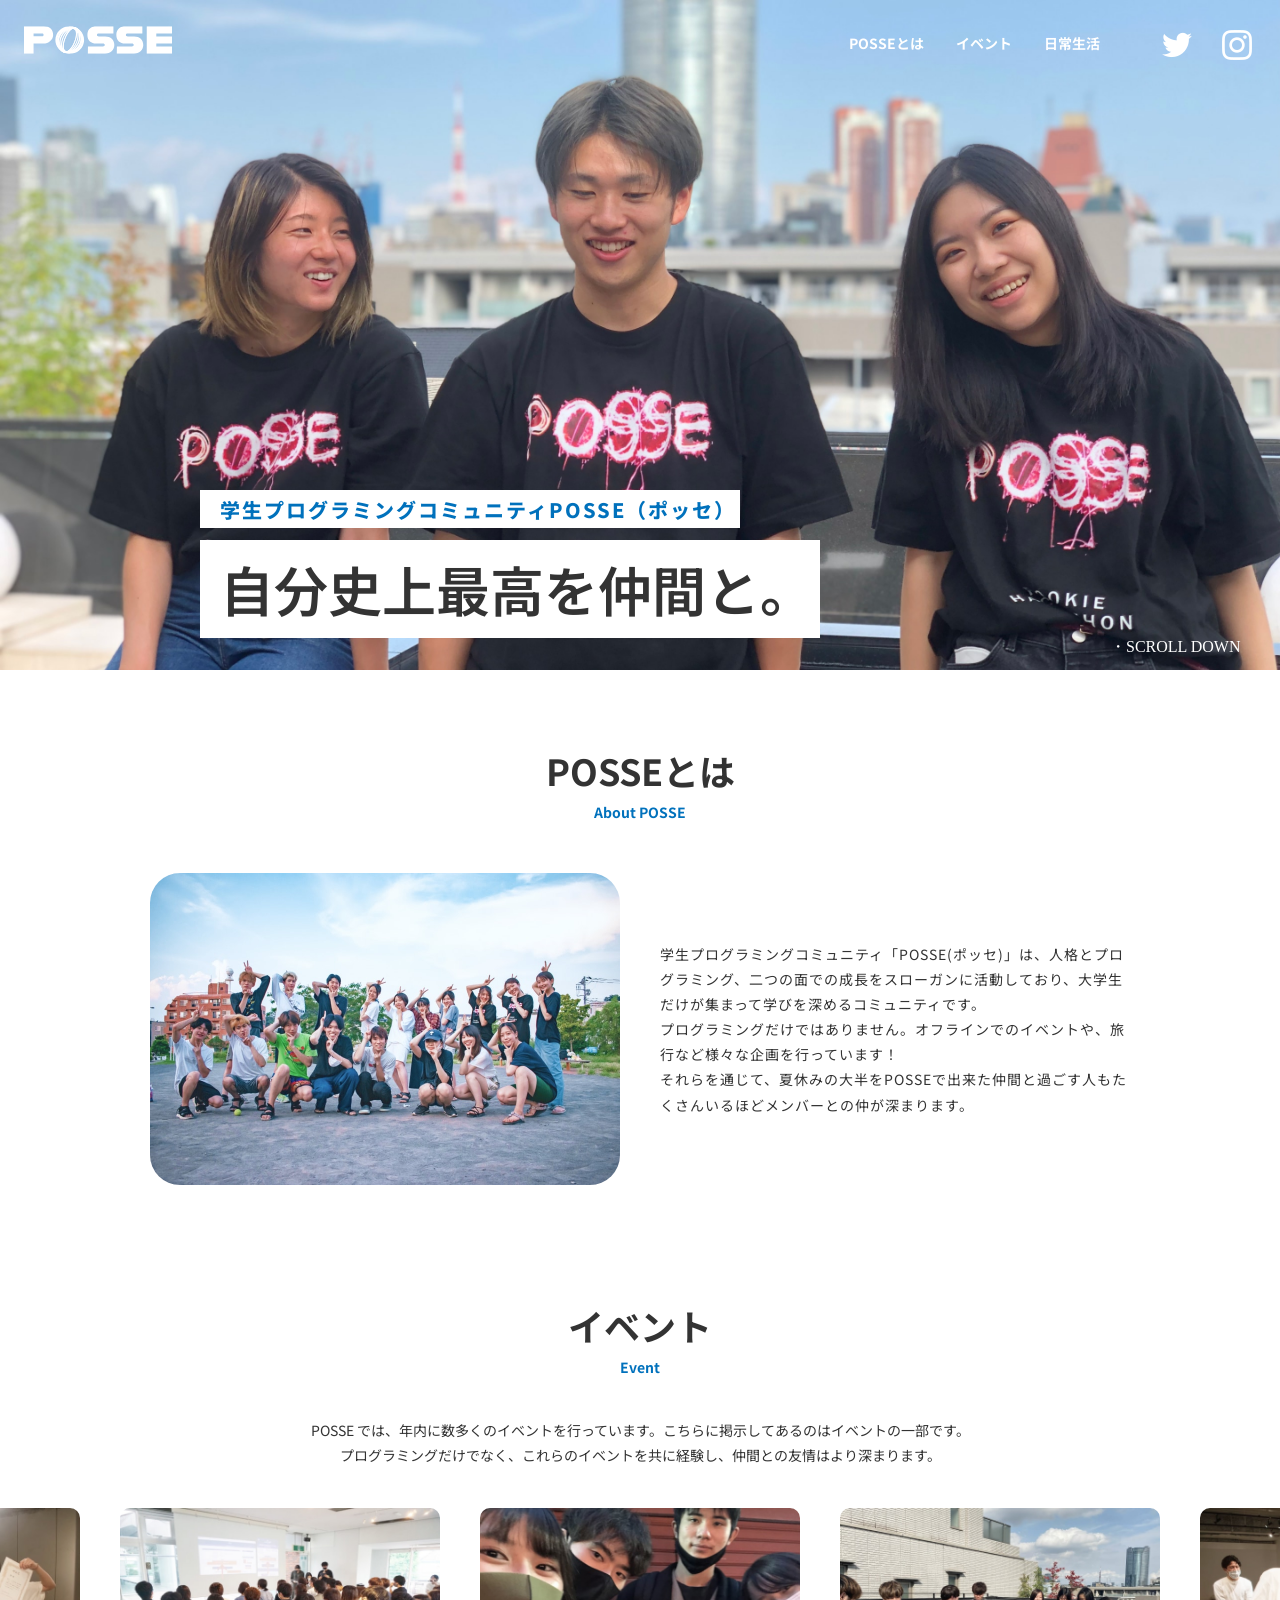
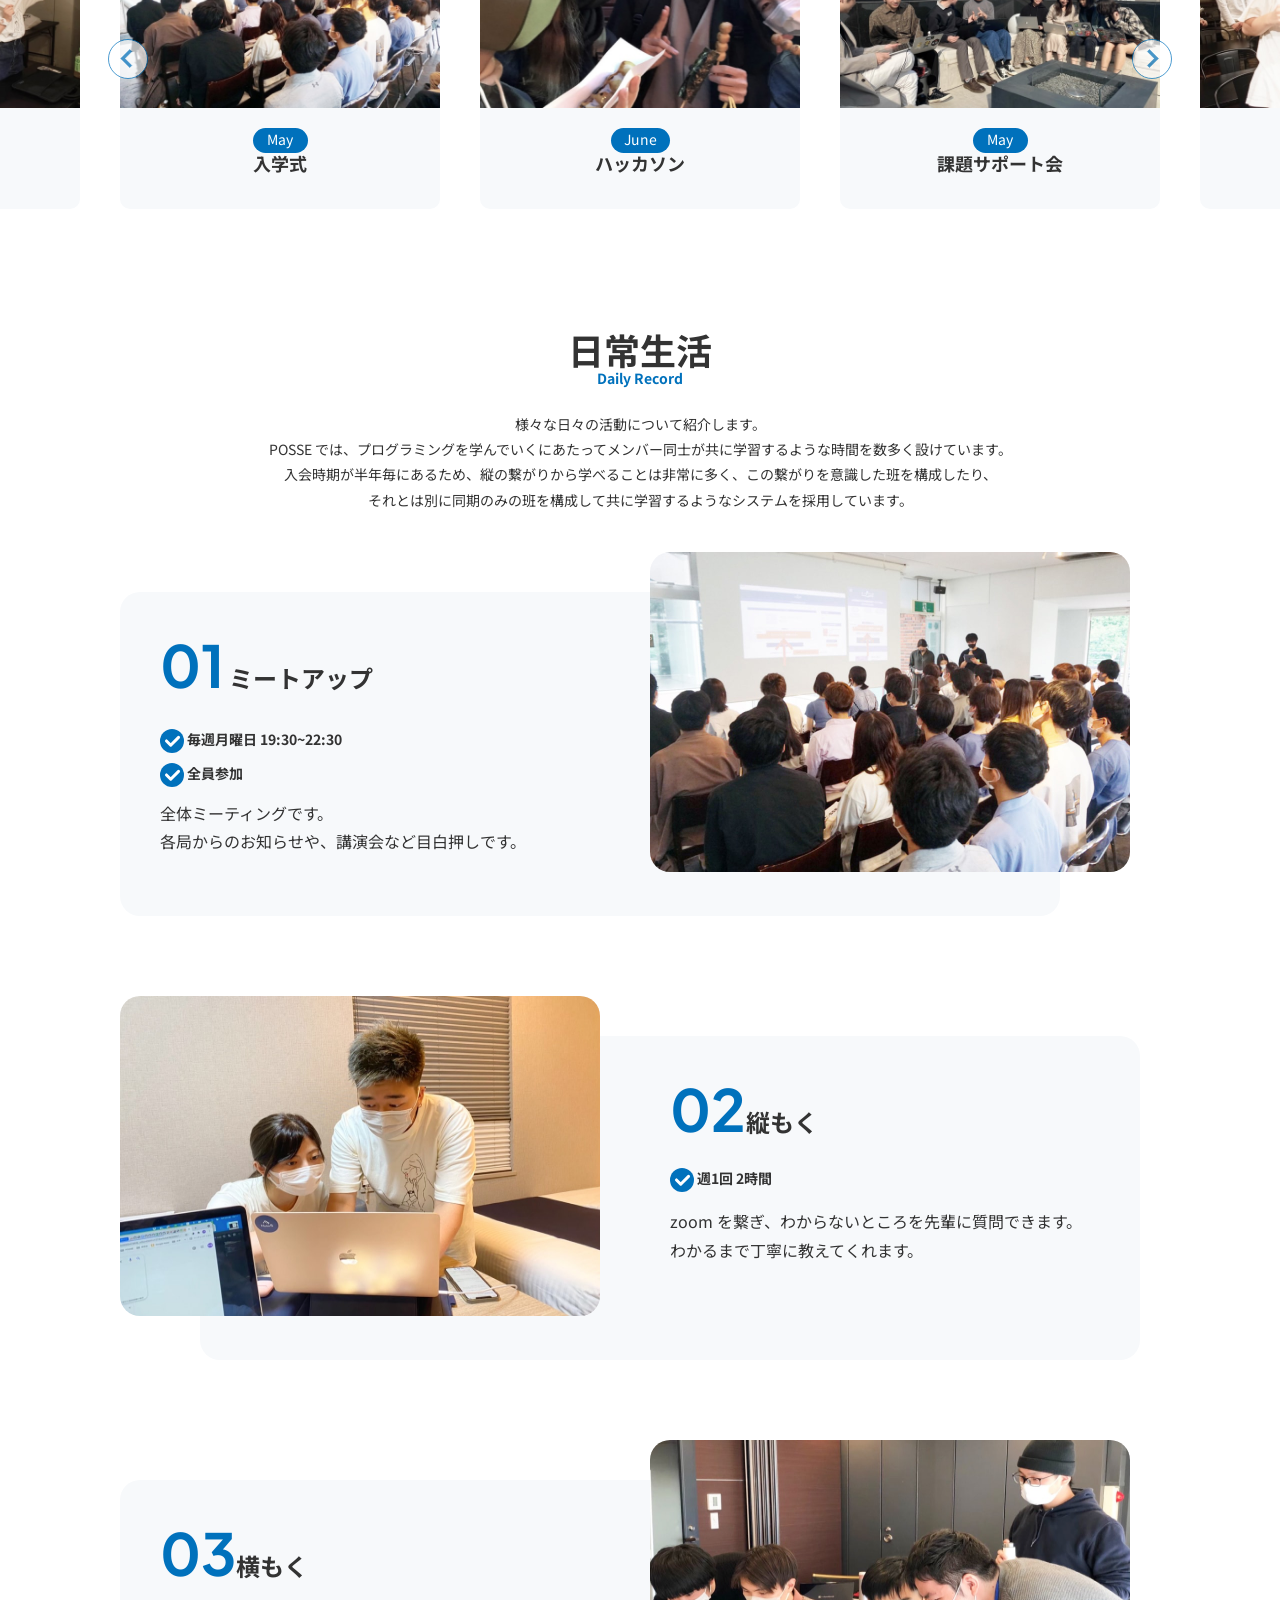
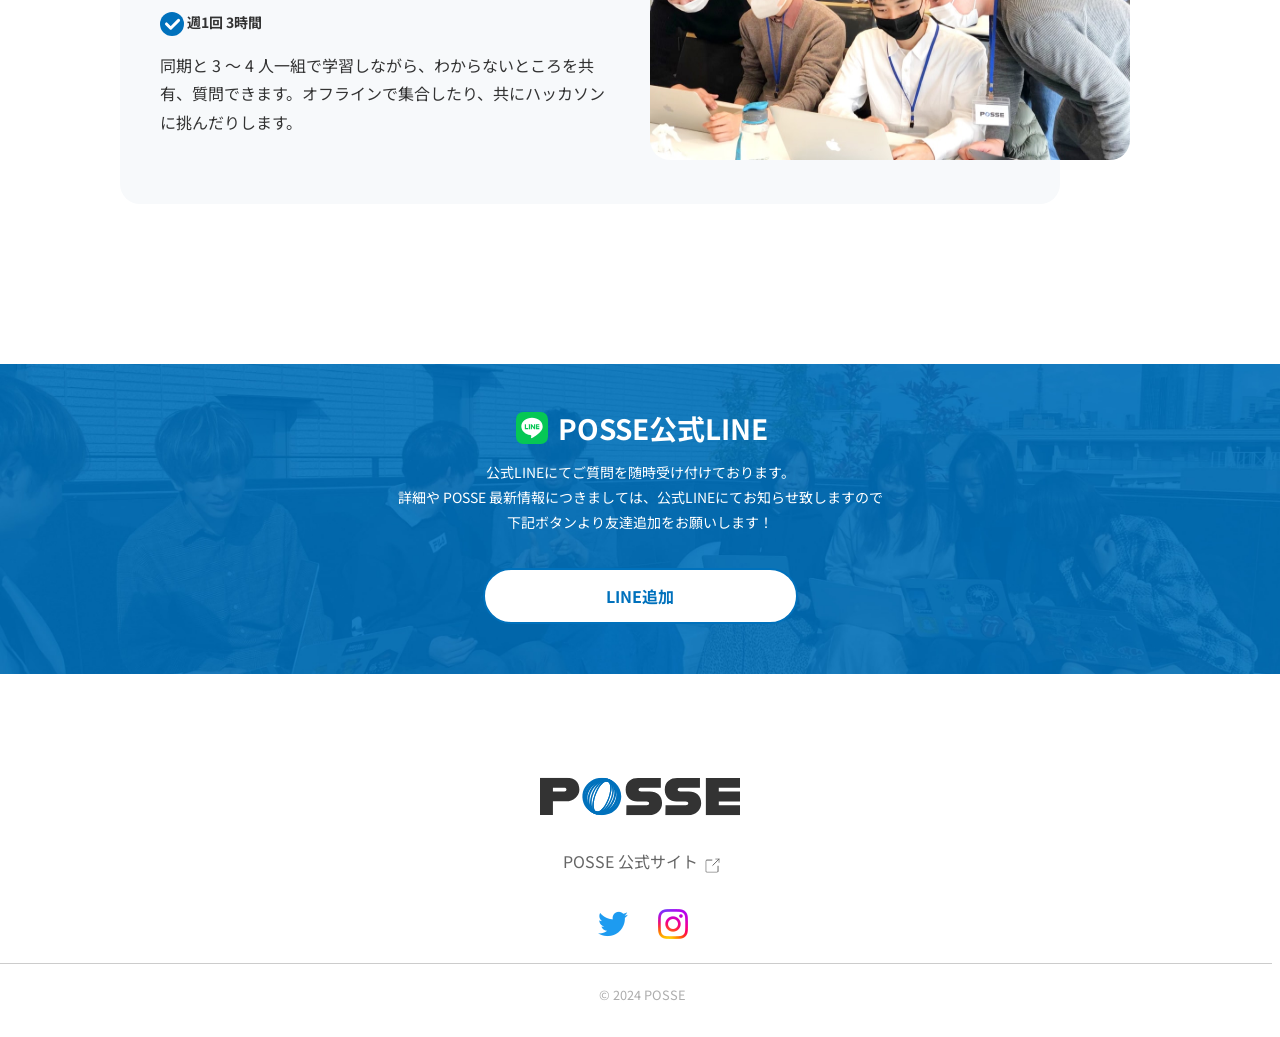
<file: index/index.html>
<!DOCTYPE html>
<html lang="en">
<head>
  <meta charset="UTF-8" />
  <meta name="viewport" content="width=device-width, initial-scale=1.0" />
  <meta http-equiv="X-UA-Compatible" content="IE=edge" />
  <title>POSSE課題</title>
  <link rel="stylesheet" href="../assets/css/style.css">
  <link rel="stylesheet" href="../assets/css/reset.css">
  <script src="https://cdn.jsdelivr.net/npm/@splidejs/splide@4.1.4/dist/js/splide.min.js"></script>
  <link href="https://cdn.jsdelivr.net/npm/@splidejs/splide@4.1.4/dist/css/splide.min.css" rel="stylesheet">
  <link rel="stylesheet" href="../assets/css/sp/style.css">
  <link rel="preconnect" href="https://fonts.googleapis.com">
  <link rel="preconnect" href="https://fonts.gstatic.com" crossorigin>
  <link href="https://fonts.googleapis.com/css2?family=Noto+Sans+JP:wght@100..900&family=Plus+Jakarta+Sans:ital,wght@0,200..800;1,200..800&display=swap" rel="stylesheet">
</head>
<body>
  <header id="header" class="header">
    <a class="logo" href="./index.html"><img src="../assets/img/logo.svg" alt="POSSE"></a>
    <button id="hamburger" class="hamburger"><span></span><span></span><span></span></button>
    <nav class="nav">
      <ul class="navigate">
        <li class="explain"><a href="#explain-section">POSSEとは</a></li>
        <li class="event"><a href="#event-section">イベント</a></li>
        <li class="life"><a href="#Daily">日常生活</a></li>
      </ul>
    <div class="wrap-icon">
      <ul class="SNS">
        <li>
          <a href="https://twitter.com/posse_2024">
            <img class="img" src="../assets/img/icon-twitter.png" alt="twitter">
          </a>
        </li>
        <li>
          <a href="https://www.instagram.com/posse_programming/">
            <img class="img" src="../assets/img/icon-instagram.png" alt="instagram">
          </a>
        </li>
      </ul>
      <div class="nav-button">
        <a href="https://line.me/R/ti/p/@651htnqp?from=page" class="add-line">
          <p class="add-text">LINE追加</p>
        </a>
      </div>
      <div class="nav-site">
        <ul class="icon">
          <li class="button-site">
            <p class="text">POSSE 公式サイト</p>
            <a href="https://posse.community/" class="link">
              <img src="../assets/img/icon-external-link.svg">
            </a>
          </li>
        </ul>
      </div>
    </div>
    </nav>
  </header>
  <main class="main">
    <section id="mainvisual" class="mainvisual">
      <div class="mainvisual-inner">
        <div class="wrapper">
          <div class="mainvisual-head">
            <h1>学生プログラミングコミュニティPOSSE（ポッセ）</h1>
          </div>
          <div class="mainvisual-head2">
            <p>自分史上最高を仲間と。</p>
          </div>
        </div>
        <div class="scroll">・SCROLL DOWN</div>
      </div>
    </section>
    <section id="explain-section" class="explain-section">
      <div class="explain-title">
        <p id="explain" class="explain-up">POSSEとは</p>
        <p id="about" class="explain-down">About POSSE</p>
      </div>
      <div class="two">
      <div class="explain-visual"></div>
        <p class="explain-long">学生プログラミングコミュニティ「POSSE(ポッセ)」は、人格とプログラミング、二つの面での成長をスローガンに活動しており、大学生だけが集まって学びを深めるコミュニティです。
          <br>プログラミングだけではありません。オフラインでのイベントや、旅行など様々な企画を行っています！
          <br>それらを通じて、夏休みの大半をPOSSEで出来た仲間と過ごす人もたくさんいるほどメンバーとの仲が深まります。
        </p>
      </div>
    </section>
    <section id="event-section" class="about-event">
      <div class="three">
        <div class="event-title">
          <p class="event-up">イベント</p>
          <p class="event-down">Event</p>
        </div>
        <p class="event-lead">POSSE では、年内に数多くのイベントを行っています。こちらに掲示してあるのはイベントの一部です。<br>プログラミングだけでなく、これらのイベントを共に経験し、仲間との友情はより深まります。</p>
      </div>
      <div class="slide-wrapper">
      <div id="slider1" class="event-card splide">
        <div class="splide__track">
          <ul class="event-image splide__list">
            <li class="splide__slide card1">
              <img src="../assets/img/img-event01.jpg" class="e-img1">
              <div class="card-body">
                <p class="month">May</p>
                <p class="card-title">入学式</p>
              </div>
            </li>
            <li class="splide__slide card1">
              <img src="../assets/img/img-event02.jpg" class="e-img2">
              <div class="card-body">
                <p class="month2">June</p>
                <p class="card-title">ハッカソン</p>
              </div>
            </li>
            <li class="splide__slide card1">
              <img src="../assets/img/img-event03.jpg" class="e-img3">
              <div class="card-body">
                <p class="month">May</p>
                <p class="card-title">課題サポート会</p>
              </div>
            </li>
            <li class="splide__slide card1">
              <img src="../assets/img/img-event04.jpg" class="e-img4">
              <div class="card-body">
                <p class="month3">March-May</p>
                <p class="card-title">チーム開発</p>
              </div>
            </li>
          </ul>
        </div>
      </div>
      </div>
    </section>
    <section id="Daily" class="Daily">
      <div class="four">
        <div class="Daily-title">
          <p class="Daily-up">日常生活</p>
          <p class="Daily-down">Daily Record</p>
        </div>
        <p class="Daily-lead">様々な日々の活動について紹介します。
          <br>POSSE では、プログラミングを学んでいくにあたってメンバー同士が共に学習するような時間を数多く設けています。
          <br>入会時期が半年毎にあるため、縦の繋がりから学べることは非常に多く、この繋がりを意識した班を構成したり、
          <br class="br2">それとは別に同期のみの班を構成して共に学習するようなシステムを採用しています。
        </p>
      </div>
      <div id="slider2" class="daily-slide splide">
        <div class="splide__track">
          <ul class="Daily-flow splide__list">
            <li class="splide__slide Daily-card1">
              <div class="Daily-text1">
                <h1 class="meetup"><span>01</span> ミートアップ</h1>
                <ul class="list-box">
                  <li class="Daily-list"> 毎週月曜日 19:30~22:30</li>
                  <li class="Daily-list"> 全員参加</li>
                </ul>
                <div class="Daily-detail1">全体ミーティングです。
                  <br>各局からのお知らせや、講演会など目白押しです。
                </div>
              </div>
              <div class="D-1">
                <img src="../assets/img/img-daily01.jpg" class="Daily-img1">
              </div>
            </li>
            <li class="splide__slide Daily-card2">
              <div class="Daily-text2">
                <h1 class="study"><span>02</span>縦もく</h1>
                <ul>
                  <li class="Daily-list2"> 週1回 2時間</li>
                </ul>
                <div class="Daily-detail2">zoom を繋ぎ、わからないところを先輩に質問できます。
                  <br>わかるまで丁寧に教えてくれます。
                </div>
              </div>
              <div>
                <img src="../assets/img/img-daily02.jpg" class="Daily-img2">
              </div>
            </li>
            <li class="splide__slide Daily-card3">
              <div class="Daily-text1">
                <h1 class="study2"><span>03</span>横もく</h1>
                <ul>
                  <li class="Daily-list3"> 週1回 3時間</li>
                </ul>
                <div class="Daily-detail3">同期と 3 ～ 4 人一組で学習しながら、わからないところを共有、質問できます。オフラインで集合したり、共にハッカソンに挑んだりします。</div>
              </div>
              <div>
                <img src="../assets/img/img-daily03.jpg" class="Daily-img3">
              </div>
            </li>
          </ul>
        </div>
      </div>
    </section>
    <section class="line-section">
      <h2 class="line-title">
        <img src="../assets/img/icon-line.svg" alt="LINE" class="line-icon2">
        POSSE公式LINE
      </h2>
      <div class="line-lead">公式LINEにてご質問を随時受け付けております。
        <br>詳細や POSSE 最新情報につきましては、公式LINEにてお知らせ致しますので
        <br class="line-br">下記ボタンより友達追加をお願いします！
      </div>
      <div class="button">
        <a href="https://line.me/R/ti/p/@651htnqp?from=page" class="add-line">
          <p class="add-text">LINE追加</p>
        </a>
      </div>
    </section>
  </main>
  <footer class="footer">
    <div class="div">
    <a href="./index.html"><img class="logo2" src=../assets/img/logo.svg alt=POSSE></a>
      <ul class="icon">
        <li class="site">
          <p class="text">POSSE 公式サイト</p>
          <a href="https://posse.community/" class="link">
            <img src="../assets/img/icon-external-link.svg">
          </a>
        </li>
      </ul>
      <ul class="SNS2">
        <li class="inner">
          <a href="https://twitter.com/posse_2024"><img class="img2" src="../assets/img/icon-twitter.png" alt="twitter"></a>
        </li>
        <li class="inner">
          <a href="https://www.instagram.com/posse_programming/"><img class="img2" src="../assets/img/icon-instagram.png" alt="instagram"></a>
        </li>
      </ul>
      <div class="border"></div>
      <small>&copy; 2024 POSSE</small>
    </div>
    <div>
    </div>
  </footer>
  <!-- 「/path/to」 の部分は実際のパスで書き換えます（「assets/js/」など）-->
  <script src="../assets/js/script.js"></script>
</body>
</html>
</file>
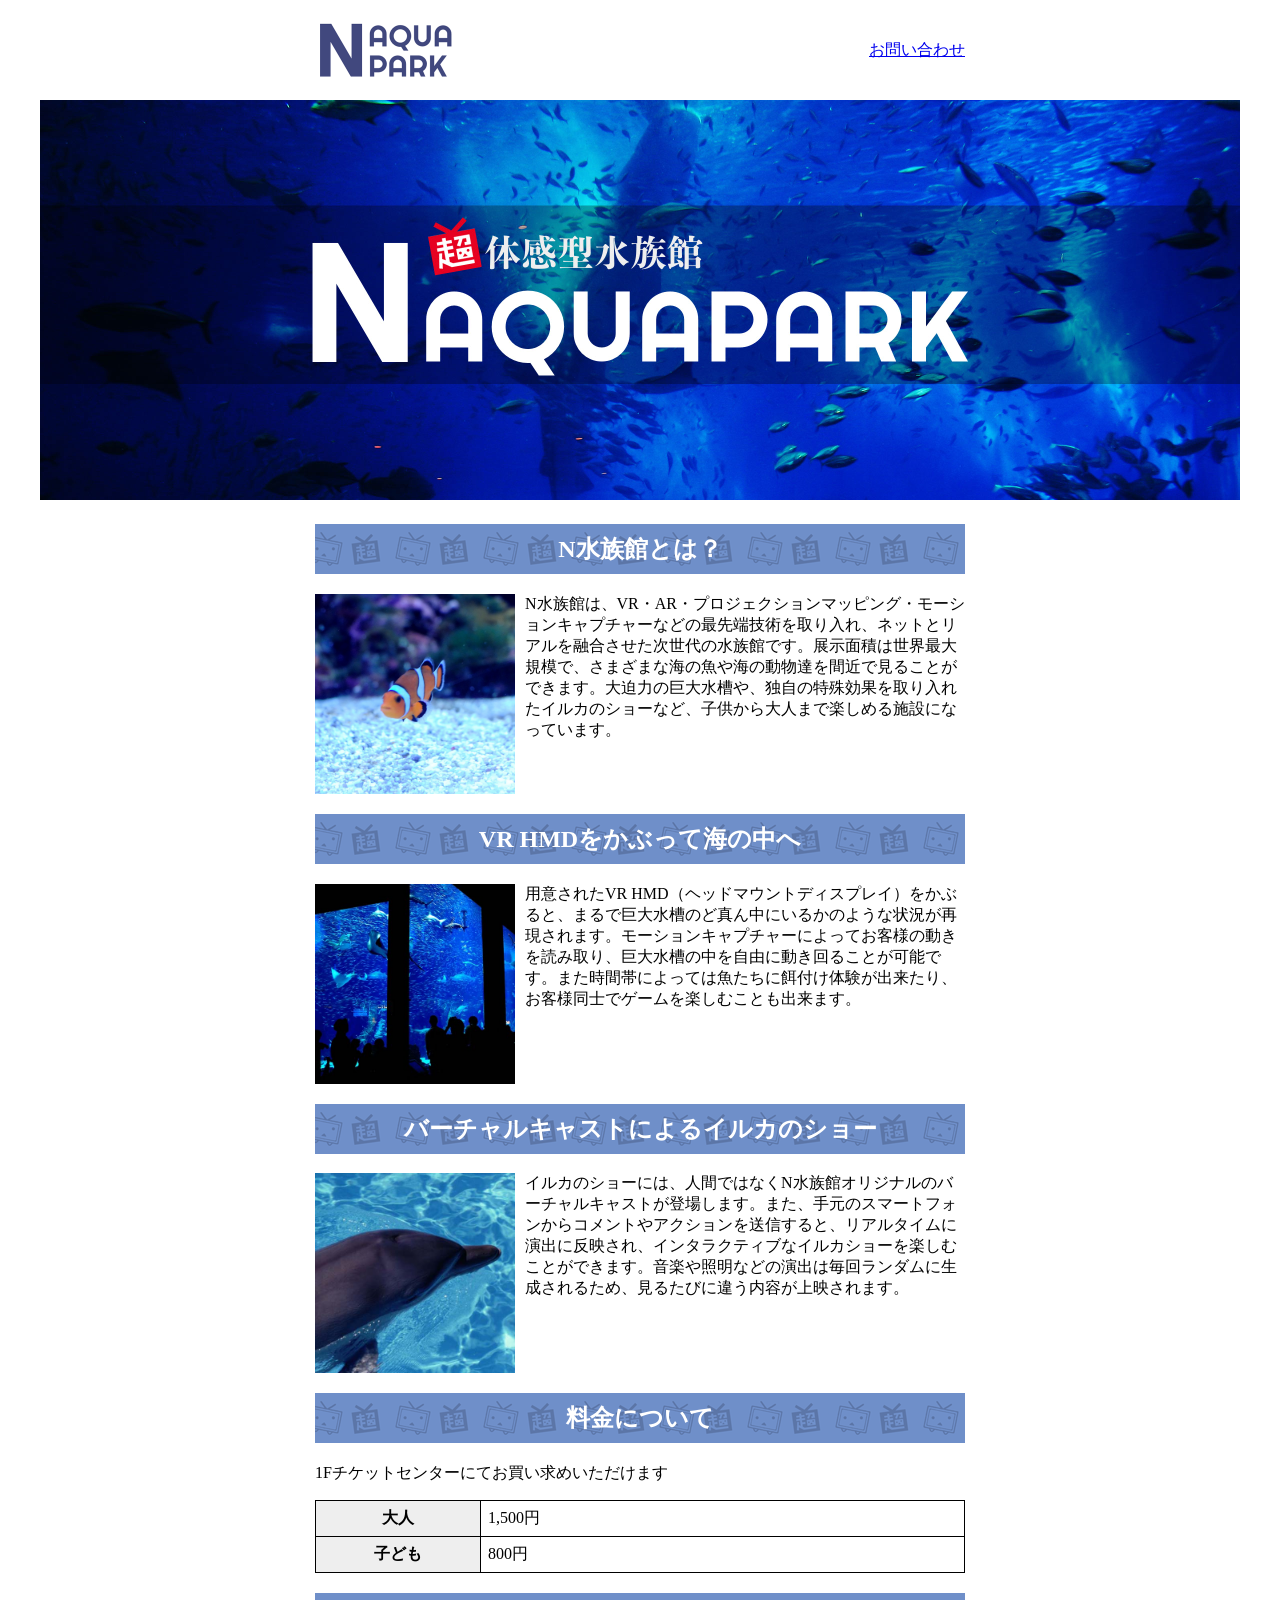
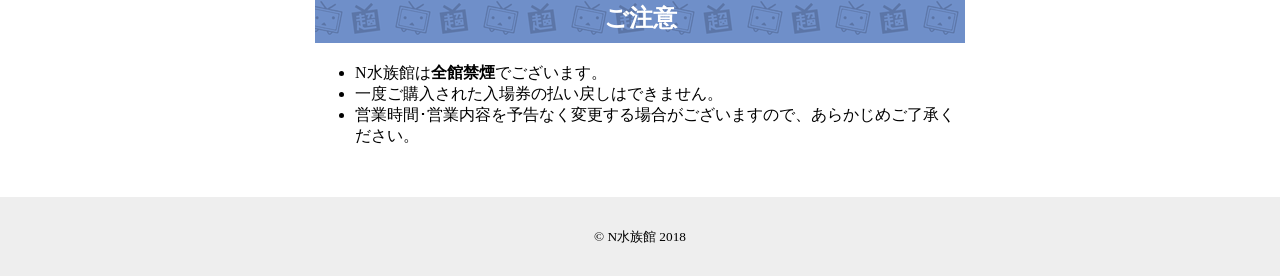
<file: drill/week1-1/index.html>
<!DOCTYPE html>
<html lang="ja">

<head>
  <meta charset="utf-8">
  <meta name="viewport" content="width=device-width, initial-scale=1.0">
  <meta http-equiv="X-UA-Compatible" content="ie=edge">
  <title>ph1 week1 1問目</title>
  <link rel="stylesheet" href="./css/style.css">
</head>

<body>

  <header>
    <div class="headerInner">
      <h1 class="logo"><img src="./img/logo.png" width="150" height="64" alt=""></h1>
      <nav class="globalNav">
        <a href="https://www.google.co.jp/">お問い合わせ</a>
      </nav>
    </div>
  </header>

  <main>
    <div class="keyVisual">
      <img src="./img/hero.jpg" alt="N水族館" width="1200" height="400">
    </div>
    <div class="mainInner">
      <article>
        <section>
          <div class="aboutWrapper">
            <h2>N水族館とは？</h2>
            <p class="clearfix"><img src="./img/pic1.jpg" width="200"
                height="200">N水族館は、VR・AR・プロジェクションマッピング・モーションキャプチャーなどの最先端技術を取り入れ、ネットとリアルを融合させた次世代の水族館です。展示面積は世界最大規模で、さまざまな海の魚や海の動物達を間近で見ることができます。大迫力の巨大水槽や、独自の特殊効果を取り入れたイルカのショーなど、子供から大人まで楽しめる施設になっています。
            </p>
          </div>
        </section>
        <section>
          <div class="aboutWrapper">
            <h2>VR HMDをかぶって海の中へ</h2>
            <p class="clearfix"><img src="./img/pic2.jpg" width="200" height="200">用意されたVR
              HMD（ヘッドマウントディスプレイ）をかぶると、まるで巨大水槽のど真ん中にいるかのような状況が再現されます。モーションキャプチャーによってお客様の動きを読み取り、巨大水槽の中を自由に動き回ることが可能です。また時間帯によっては魚たちに餌付け体験が出来たり、お客様同士でゲームを楽しむことも出来ます。
            </p>
          </div>
        </section>
        <section>
          <div class="aboutWrapper">
            <h2>バーチャルキャストによるイルカのショー</h2>
            <p class="clearfix"><img src="./img/pic3.jpg" width="200"
                height="200">イルカのショーには、人間ではなくN水族館オリジナルのバーチャルキャストが登場します。また、手元のスマートフォンからコメントやアクションを送信すると、リアルタイムに演出に反映され、インタラクティブなイルカショーを楽しむことができます。音楽や照明などの演出は毎回ランダムに生成されるため、見るたびに違う内容が上映されます。
            </p>
          </div>
        </section>
      </article>
      <article>
        <div class="priceWrapper">
          <h2>料金について</h2>
          <p>1Fチケットセンターにてお買い求めいただけます</p>
          <table>
            <tr>
              <th>大人</th>
              <td>1,500円</td>
            </tr>
            <tr>
              <th>子ども</th>
              <td>800円</td>
            </tr>
          </table>
        </div>
      </article>
      <article>
        <div class="noteWrapper">
          <h2>ご注意</h2>
          <ul>
            <li>N水族館は<strong>全館禁煙</strong>でございます。</li>
            <li>一度ご購入された入場券の払い戻しはできません。</li>
            <li>営業時間･営業内容を予告なく変更する場合がございますので、あらかじめご了承ください。</li>
          </ul>
        </div>
      </article>
    </div>
  </main>

  <footer>
    <div class="footerInner">
      <small>&copy; N水族館 2018</small>
    </div>
  </footer>
</body>

</html>
</file>
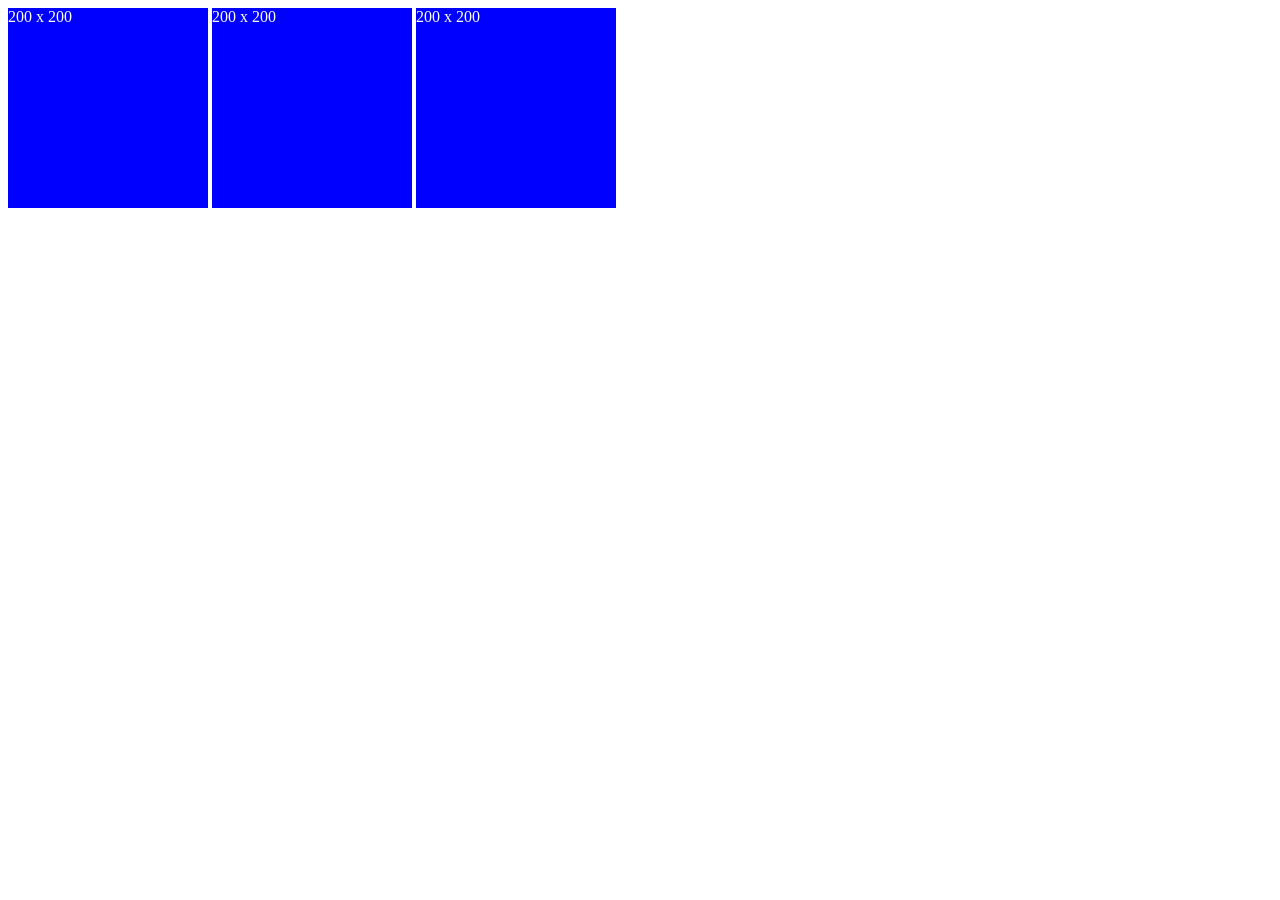
<file: drill/week1-2/index.html>
<!DOCTYPE html>
<html lang="ja">

<head>
  <meta charset="utf-8">
  <meta name="viewport" content="width=device-width, initial-scale=1.0">
  <meta http-equiv="X-UA-Compatible" content="ie=edge">
  <title>ph1 week1 2問目</title>
  <link rel="stylesheet" href="./css/style.css">
</head>

<body>
  <span class="box">200 x 200</span>
  <span class="box">200 x 200</span>
  <div class="box">200 x 200</div>
</body>

</html>
</file>
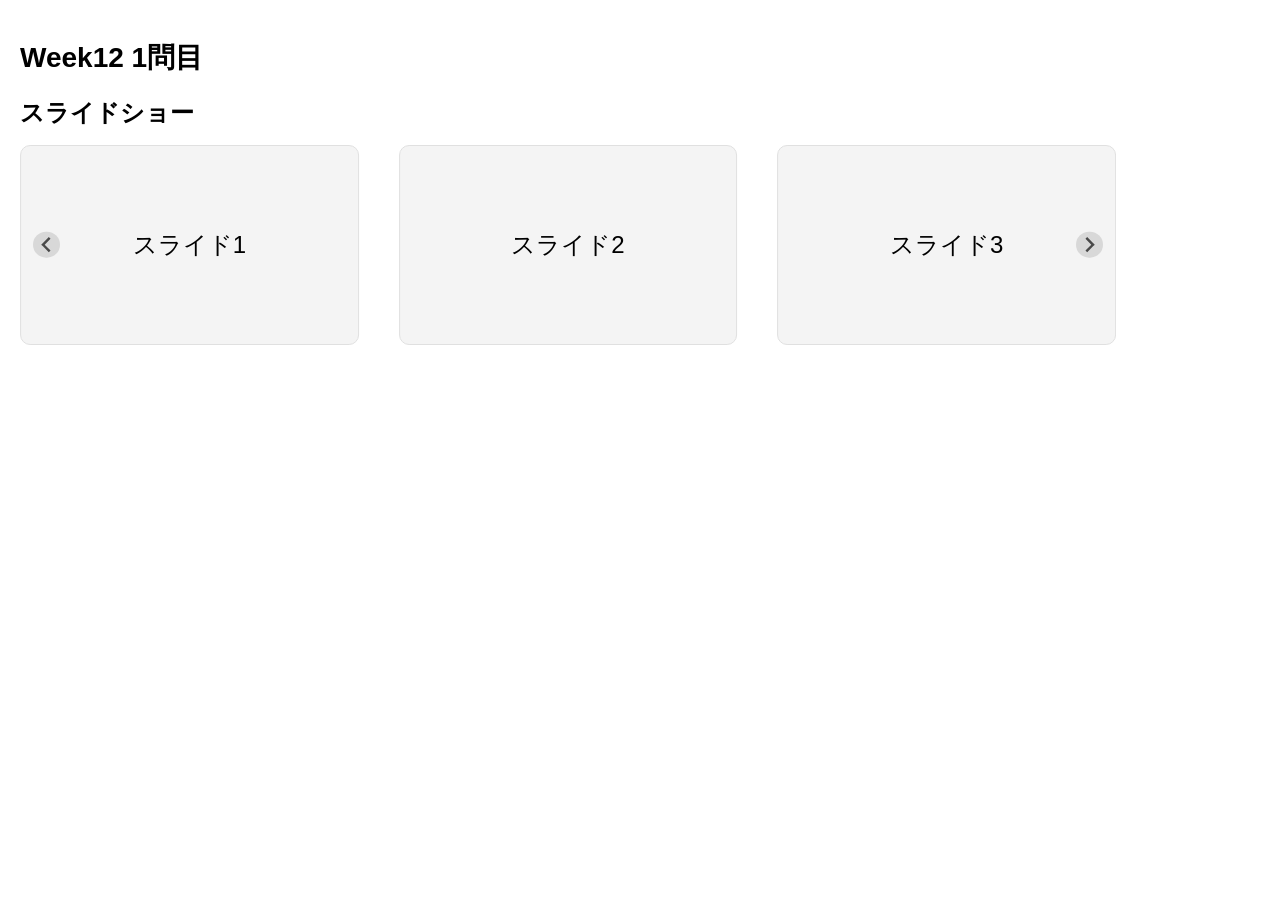
<file: drill/week12-1/index.html>
<!DOCTYPE html>
<html lang="ja">
<head>
    <meta charset="utf-8">
    <meta name="viewport" content="width=device-width, initial-scale=1.0">
    <meta http-equiv="X-UA-Compatible" content="ie=edge">
    <title>Week12 1問目</title>
    <link rel="stylesheet" href="./css/splide.min.css">
    <link rel="stylesheet" href="./css/style.css">
</head>
<body>
  <h1>Week12 1問目</h1>
  <h2>スライドショー</h2>

  <div class="splide">
    <div class="splide__track">
      <ul class="splide__list">
        <li class="splide__slide">スライド1</li>
        <li class="splide__slide">スライド2</li>
        <li class="splide__slide">スライド3</li>
        <li class="splide__slide">スライド4</li>
      </ul>
    </div>
  </div>

  <script src="./js/splide.min.js"></script>
  <script src="./js/script.js"></script>
</body>
</html>
</file>
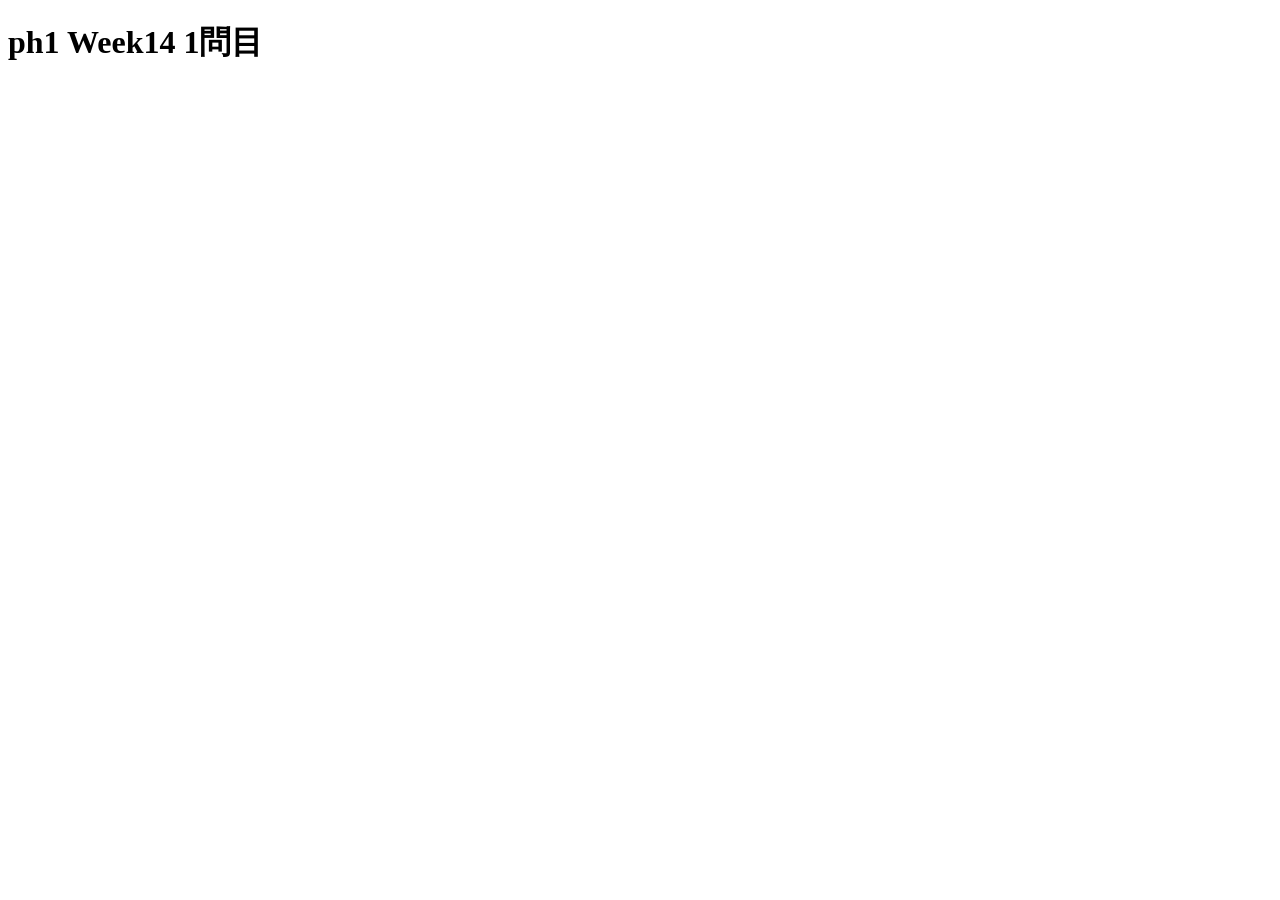
<file: drill/week14-1/index.html>
<!DOCTYPE html>
<html lang="ja">

<head>
  <meta charset="utf-8">
  <meta name="viewport" content="width=device-width, initial-scale=1.0">
  <meta http-equiv="X-UA-Compatible" content="ie=edge">
  <title>ph1 Week14 1問目</title>
</head>

<body>
  <h1>ph1 Week14 1問目</h1>
  <script src="./js/script.js"></script>
</body>

</html>
</file>
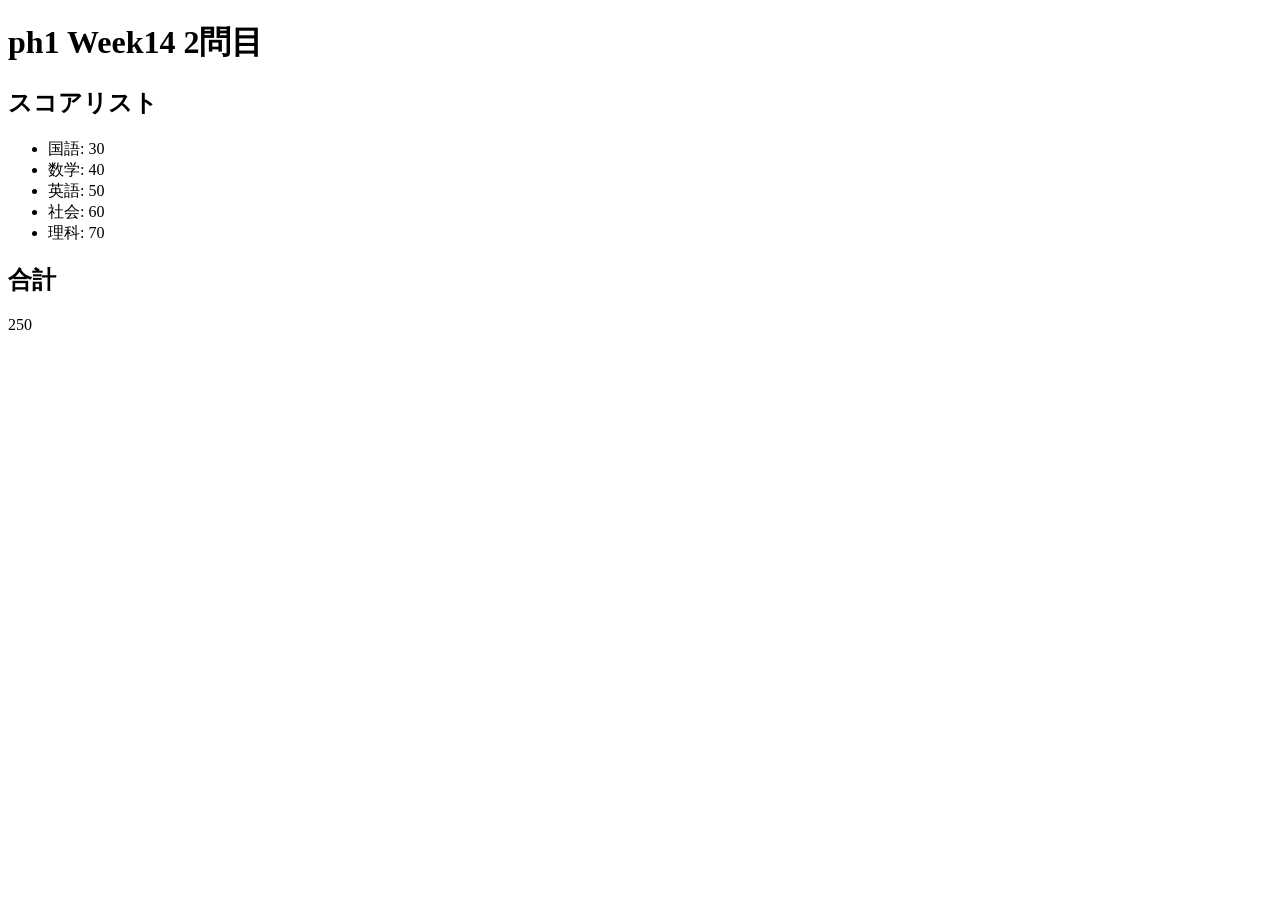
<file: drill/week14-2/index.html>
<!DOCTYPE html>
<html lang="ja">

<head>
  <meta charset="utf-8">
  <meta name="viewport" content="width=device-width, initial-scale=1.0">
  <meta http-equiv="X-UA-Compatible" content="ie=edge">
  <title>ph1 Week14 2問目</title>
</head>

<body>
  <h1>ph1 Week14 2問目</h1>
  <h2>スコアリスト</h2>
  <ul>
    <li class="list_item">国語: <span class="list_item_score">30</span></li>
    <li class="list_item">数学: <span class="list_item_score">40</span></li>
    <li class="list_item">英語: <span class="list_item_score">50</span></li>
    <li class="list_item">社会: <span class="list_item_score">60</span></li>
    <li class="list_item">理科: <span class="list_item_score">70</span></li>
  </ul>
  <div>
    <h2>合計</h2>
    <div class="total"></div>
  </div>
  <script src="./js/script.js"></script>
</body>

</html>
</file>
<file: assets/css/style.css>
/**
* File Name : style.css
* Version : 1.0
* Description : POSSE課題 完成版
* Since : 2023-05-07
*
* ---- Table of Contents ----
*
* 1.0 - Common
*    1.1 - カスタムプロパティ
*    1.2 - ベーススタイル
*    1.3 - 汎用スタイル
*
* 2.0 - Sections
*    2.1 - ヘッダー
*    2.2 - フッター
*    2.3 - メインビジュアル
*    2.4 - POSSEとは
*    2.5 - イベント
*    2.6 - 日常生活
*    2.7 - 公式LINE
*
* 3.0 - Animation, JavaScript Object
*    3.1 - フェードイン
*    3.2 - スライダー
*
*/

/* 1.0 - Common */
/* ============================================ */

/**
 * 1.1 - カスタムプロパティ
 *
 * https://developer.mozilla.org/ja/docs/Web/CSS/Using_CSS_custom_properties
 */

/**
 * 1.2 - ベーススタイル
 */
body {
  color: #333333;
}

/**
 * 1.3 - 汎用スタイル
 */

/* 2.0 - Sections */
/* ============================================ */

/**
 * 2.1 - ヘッダー
 */
.header{
  display: flex;
  justify-content: space-between;
  align-items: center;
  width: 100%;
  height: 80px;
  padding-right: 24px;
  padding-left: 24px;
  z-index: 11;
  position: fixed;
  top: 0;
  background-color: #fff;
  transition-duration: 0.3s;
  transition-timing-function: linear;
}

.logo{
  width: 148px;
  height: 27.53px;
  z-index: 100;
  transition-duration: 0.3s;
  transition-timing-function: linear;
}

.header.clear{
  background-color: transparent;
  border: none;
}

.header.clear .logo,
.header.clear .navigate li,
.header.clear .img,
.header.clear .hamburger{
  filter: brightness(0) invert(1);
} 

.header.clear.open .logo,
.header.clear.open .navigate li,
.header.clear.open .img,
.header.clear.open .hamburger{
  filter: none;
}

.header.open .hamburger span:nth-child(1){
  transform: rotate(45deg) translate(7.5px, 7.5px);
  transition: 0.3s linear;
  
}
.header.open .hamburger span:nth-child(2){
  opacity: 0;
  transition: 0.3s linear;
}

.header.open .hamburger span:nth-child(3){
  transform: rotate(-45deg) translate(5px, -5px);
  transition: 0.3s linear;
}

.nav{
  text-align: right;
  width: 421px;
  height: 40px;
  display: inline-block;
}

.navigate{
  display: inline-flex;
  margin: 7.5px;
  margin-right: 48px;
}

  .explain{
  display: inline-block;
  color: #0071BC;
  font-size: 14px;
  font-weight: 700;
  height: 25px;
  line-height: 180%;
  letter-spacing: 10%;
  font-family: "Noto Sans JP", sans-serif;
  transition-duration: 0.3s;
  transition-timing-function: linear;
}

.event{
  display: inline-block;
  color: #0071BC;
  font-size: 14px;
  font-weight: 700;
  height: 25px;
  line-height: 180%;
  letter-spacing: 10%;
  margin-right: 32px;
  margin-left: 32px;
  font-family: "Noto Sans JP", sans-serif;
  transition-duration: 0.3s;
  transition-timing-function: linear;
}

.life{
  display: inline-block;
  color: #0071BC;
  font-size: 14px;
  font-weight: 700;
  height: 25px;
  line-height: 180%;
  letter-spacing: 10%;
  font-family: "Noto Sans JP", sans-serif;
  transition-duration: 0.3s;
  transition-timing-function: linear;
}

.img{
  width: 50px;
  height: 50px;
  padding: 5px;
  transition-duration: 0.3s;
  transition-timing-function: linear;
}

.SNS{
  width: 104px;
  height: 40px;
  display: inline-flex;
  vertical-align: middle;
  gap: 15px;
  margin-bottom: 10px;
}

.wrap-icon{
  display: inline;
}

/**
 * 2.2 - フッター
 */
.footer{
  width: fit-content;
  margin:auto;
  margin-top: 80px;
  position: relative;
  margin-bottom: 90px;
}

.div{
  width: 200px;
  height: 170px;
}

.logo2{
  width: 200px;
  height: 38.83px;
  margin-bottom: 10px;
}

.icon{
  color: #666666;
  width: 200px;
  height: 25px;
  display:flex;
  align-items: center;
  white-space: nowrap;
  margin-top: 24px;
  margin-bottom: 24px;
}

.link{
  color: #666666;
  width: 15px;
  height: 15px;
  align-items: center;
  margin: 0 auto;
  text-align: center;
  display: inline-block;
}

.text{
  width: 140px;
  height: 10px;
  display: inline-block;
  font-family: "Noto Sans JP", sans-serif;
}

.site{
  margin: 0 auto;
  text-align: center;
}

.SNS2{
  width: 104px;
  height: 40px;
  gap: 15px;
  display: flex;
  margin-left: 48px;
  margin-bottom: 10px;
}

.inner{
  text-align: center;
}

.img2{
  width: 50px;
  height: 50px;
  padding: 5px;
  display: inline-block;
}

.border {
  height: 1px;
  background-color: #ccc;
  width: 100vw;
  position: relative;
  left: calc(-50vw + 50%);
  margin: 24px 0;
  transform: translateX(-8px);
}

small{
  display: block;
  width: 82px;
  height: 15px;
  color: #ADADAD;
  margin: 0 auto;
  white-space: nowrap;
  text-align: center;
}

/**
 * 2.3 - メインビジュアル
 */
.mainvisual-inner{
  height: 670px;
  background-image: url(../img/bg-mainvisual.jpg);
  background-size: cover;
  background-repeat: no-repeat;
}

.wrapper{
  display: inline-block;
  margin-top: 490px;
  margin-left: 200px;
  width: 620px;
  max-width: 100%;
}

.mainvisual-head{
  width: 540px;
  height: 38px;
  margin-bottom: 12px;
  display: flex;
  background-color: #fff;
  align-items: center;
  padding-right: 4px;
  padding-left: 20px;
  font-size: 20px;
  color: #0071BC;
  font-weight: 800;
  letter-spacing: 2px;
  font-family: "Noto Sans JP", sans-serif;
}

.mainvisual-head2{
  width: 100%;
  height: 98px;
  background-color: #fff;
  display: flex;
  align-items: center;
  padding-left: 20px;
  font-size: 54px;
  font-weight: 600;
  font-family: "Noto Sans JP", sans-serif;
}

.scroll{
  width: 133px;
  height: 21px;
  display: inline-block;
  margin: 0px 0px 0px 1110px;
  color: #fff;
  font-weight: 500;
}

/**
 * 2.4 - POSSEとは
 */
.explain-section{
  width: 980px;
  height: 435px;
  margin: 0 auto;
  margin-top: 80px;
}

.explain-title{
  width: 201px;
  height: 83px;
  text-align: center;
  margin: 0 auto;
  margin-bottom: 40px;
}

.explain-up{
  font-size: 36px;
  font-weight: 700;
  height: 54px;
  font-family: "Noto Sans JP", sans-serif;
}

.explain-down{
  font-size: 14px;
  font-weight: 700;
  color: #0071BC;
  height: 29px;
  font-family: "Noto Sans JP", sans-serif;
}

.two{
  width: 980px;
  height: 312px;
  display: grid;
  grid-template-columns: 470px 510px;
}

.explain-visual{
  height: 312px;
  background-image: url(../img/img-about.jpg);
  background-repeat: no-repeat;
  background-size: contain;
  border-radius: 30px;
}

.explain-long{
  height: 175px;
  font-size:  14px;
  font-weight: 400;
  letter-spacing: 1px;
  line-height: 180%;
  padding-left: 40px;
  margin-top: 68.5px;
  font-family: "Noto Sans JP", sans-serif;
}
/**
 * 2.5 - イベント
 */
.about-event{
  margin-top: 120px;
}

.three{
  width:690px;
  height: 173px;
  margin: 0 auto;
}

.event-title{
  width: 150px;
  height: 83px;
  text-align: center;
  margin: 0 auto;
}

.event-up{
  width: 150px;
  height: 54px;
  font-size: 36px;
  font-weight: 700;
  font-family: "Noto Sans JP", sans-serif;
}

.event-down{
  width: 45px;
  height: 21px;
  color: #0071BC;
  font-size: 14px;
  font-weight: 700; 
  display: inline-block;
  font-family: "Noto Sans JP", sans-serif;
}

.event-lead{
  width: 690px;
  height: 50px;
  font-size: 14px;
  font-weight: 400;
  text-align: center;
  margin: 30px 0 0 0;
  line-height: 180%;
  font-family: "Noto Sans JP", sans-serif;
}

.slide-wrapper{
  overflow-x: clip;
  padding: 0 2rem;
}

.event-card .splide__track{
  overflow: visible;
}

.event-card{
  margin: 0 auto;
  margin-top: 30px; 
}

.e-img2{
  width: 320px;
  height: 200px;
}

.e-img3{
  width: 320px;
  height: 200px;
}

.e-img4{
  width: 320px;
  height: 200px;
}

.e-img1{
  width: 320px;
  height: 200px;
}

.card1{
  width: 320px;
  height: 301px;
}

.card1 img{
  border-radius: 10px 10px 0 0 ;
}

.card-body{
  width: 320px;
  height: 101px;
  background-color: #F7F9FB;
  padding-top: 20px;
  border-radius: 0 0 10px 10px;
}

.month{
  color: #fff;
  background-color: #0071BC;
  width: 55px;
  height: 25px;
  border-radius: 30px;
  margin: 0 auto;
  text-align: center;
  font-size: 14px;
  padding-top: 3px;
  font-family: "Noto Sans JP", sans-serif;
}

.month2{
  color: #fff;
  background-color: #0071BC;
  width: 59px;
  height: 25px;
  border-radius: 30px;
  margin: 0 auto;
  text-align: center;
  font-size: 14px;
  padding-top: 3px;
  font-family: "Noto Sans JP", sans-serif;
}

.month3{
  color: #fff;
  background-color: #0071BC;
  width: 118px;
  height: 25px;
  border-radius: 30px;
  margin: 0 auto;
  text-align: center;
  font-size: 14px;
  padding-top: 3px;
  font-family: "Noto Sans JP", sans-serif;
}

.card-title{
  font-weight: 700;
  text-align: center;
  font-size: 18px;
  font-family: "Noto Sans JP", sans-serif;
}

/**
 * 2.6 - 日常生活
 */
.four{
  width: 779px;
  height: 223px;
  margin: 0 auto;
  margin-top: 120px;
}

.Daily-title{
  width: 150px;
  height: 83px;
  text-align: center;
  margin: 0 auto;
}

.Daily-up{
  font-size: 36px;
  font-weight: 700;
  font-family: "Noto Sans JP", sans-serif;
}

.Daily-down{
  font-size: 14px;
  font-weight: 700;
  color: #0071BC;
  font-family: "Noto Sans JP", sans-serif;
}

.Daily-lead{
  font-size: 14px;
  font-weight: 400;
  text-align: center;
  line-height: 180%;
  letter-spacing: 5%;
  font-family: "Noto Sans JP", sans-serif;
}

.Daily-card1{
  display: flex;
}

.Daily-text1{
  width: 940px;
  height: 324px;
  background-color: #F7F9FB;
  margin-left: 120px;
  border-radius: 20px 0 20px 20px;
}

span{
  color: #0071BC;
  font-size: 58px;
  font-weight: 700;
  width: 68px;
  height: 58px;
  font-family: "Plus Jakarta Sans", sans-serif;
}

.meetup{
  font-size: 24px;
  font-weight: 700;
  padding: 40px 0 0 40px;
  font-family: "Noto Sans JP", sans-serif;
}

.list-box{
  margin: 20px 0 0 40px;
  width: 388px;
  height: 70px;
}

.Daily-list{
  font-size: 14px;
  font-weight: 700;
  letter-spacing: 10%;
  padding: 10px 0 0 0;
  font-family: "Noto Sans JP", sans-serif;
}

.Daily-list::before{
  content: "";
  display: inline-block;
  background-image: url(../img/icon-check.svg);
  width: 24px;
  height: 24px;
  background-size: contain;
  vertical-align: middle;
}

.Daily-detail1{
  line-height: 180%;
  letter-spacing: 5%;
  padding-left: 40px;
  margin-top: 10px;
  font-family: "Noto Sans JP", sans-serif;
}

.Daily-img1{
  width: 480px;
  height: 320px;
  margin: -40px 0 0 -410px;
  border-radius: 20px;
}


.Daily-card2{
  display: flex;
  flex-direction: row-reverse;
}

.Daily-text2{
  width: 940px;
  height: 324px;
  background-color: #F7F9FB;
  border-radius: 20px;
}

.study{
  font-size: 24px;
  font-weight: 700;
  margin-left: 470px;
  padding-top: 40px;
  font-family: "Noto Sans JP", sans-serif;
}

.Daily-img2{
  width: 480px;
  height: 320px;
  margin: -40px -400px 0 0;
  border-radius: 20px;
  position: relative;
  z-index: 10;
}

.Daily-detail2{
  margin-left: 470px;
  width: 440px;
  height: 50px;
  line-height: 180%;
  letter-spacing: 5%;
  font-family: "Noto Sans JP", sans-serif;
}

.Daily-list2{
  padding: 25px 0 15px 470px;
  font-size: 14px;
  font-weight: 700;
  line-height: 150%;
  font-family: "Noto Sans JP", sans-serif;
}

.Daily-list2::before{
  content: "";
  display: inline-block;
  background-image: url(../img/icon-check.svg);
  width: 24px;
  height: 24px;
  background-size: contain;
  vertical-align: middle;
}

.Daily-img3{
  width: 480px;
  height: 320px;
  margin: -40px 0 0 -410px;
  border-radius: 20px;
}

.study2{
  font-size: 24px;
  font-weight: 700;
  padding: 40px 0 0 40px;
  font-family: "Noto Sans JP", sans-serif;
}

.Daily-card3{
  display: flex;
}

.Daily-detail3{
  width: 485px;
  line-height: 180%;
  letter-spacing: 5%;
  padding-left: 40px;
  font-family: "Noto Sans JP", sans-serif;
}

.Daily-list3{
  padding: 25px 0 15px 40px;
  font-size: 14px;
  font-weight: 700;
  letter-spacing: 10%;
  font-family: "Noto Sans JP", sans-serif;
}

.Daily-list3::before{
  content: "";
  display: inline-block;
  background-image: url(../img/icon-check.svg);
  width: 24px;
  height: 24px;
  background-size: contain;
  vertical-align: middle
}

/**
 * 2.7 - 公式LINE
 */
.line-section{
  margin-top: 160px;
  background-image: url(../img/bg-cta.jpg);
  background-repeat: no-repeat;
  background-size: contain;
  width: 100%;
  height: 333px;
  text-align: center;
}

.line-title{
  color: #fff;
  font-size: 28px;
  font-weight: 700;
  font-family: "Noto Sans JP", sans-serif;
}

.line-icon2{
  width: 40px;
  height: 40px;
  margin-top: 40px;
  padding-top: 8px;
}

.line-lead{
  color: #fff;
  margin-top: 16px;
  font-size: 14px;
  font-weight: 400;
  letter-spacing: 5%;
  line-height: 180%;
  font-family: "Noto Sans JP", sans-serif;
}

.button{
  text-align: center;
  margin-top: 32px;
}

.add-line{
  display: inline-block;
  width: 315px;
  height: 56px;
  color: #0071BC;
  background-color: #fff;
  border-radius: 30px;
  border: 2px solid #0071BC;
}

.add-line:hover{
  background-color: #0071BC;
  color: #fff;
  border: 2px solid #fff;
}

.add-text{
  text-align: center;
  line-height: 330%;
  font-size: 16px;
  font-weight: 700;
  letter-spacing: 10%;
  font-family: "Noto Sans JP", sans-serif;
}

small{
  font-family: "Noto Sans JP", sans-serif;
}


/* 3.0 - Animation, JavaScript Object */
/* ============================================ */

/**
 * 3.1 - フェードイン
 */

/**
 * 3.2 - スライダー
 */
.splide__arrows .splide__arrow--prev,
.splide__arrows .splide__arrow--next{
  width: 40px;
  height: 40px;
  background-color: #fff;
  border: 1px solid #0071BC;
}

.splide__arrow--next svg path,
.splide__arrow--prev svg path{
  stroke: #0071BC;
  fill: #0071BC;
}

.splide .splide__pagination{
  bottom: -30px;
}

.splide .splide__pagination__page{
  background: #fff;
  border: 1px solid #0071BC;
}

.splide .splide__pagination__page.is-active{
  background: #0071BC;
  border: 1px solid #0071BC;
}
</file>
<file: assets/css/sp/style.css>
/**
* File Name : style.css
* Description : POSSE課題(SP)
*
* ---- Table of Contents ----
*
* 1.0 - Common
*    1.1 - カスタムプロパティ
*    1.2 - ベーススタイル
*    1.3 - 汎用スタイル
*
* 2.0 - Sections
*    2.1 - ヘッダー
*    2.2 - フッター
*    2.3 - メインビジュアル
*    2.4 - POSSEとは
*    2.5 - イベント
*    2.6 - 日常生活
*    2.7 - 公式LINE
*
* 3.0 - Animation, JavaScript Object
*    3.1 - フェードイン
*    3.2 - スライダー
*
*/

/* ===================================================
  レスポンシブ
=================================================== */

  /* 1.0 - Common */
  /* ============================================ */
  /**

  * 1.2 - ベーススタイル
  */

  /**
  * 1.3 - 汎用スタイル
  */

  /* 2.0 - Sections */
  /* ============================================ */

  /**
  * 2.1 - ヘッダー
  */
@media (max-width: 768px) {
  .header{
    height: 48px;
    width: 100%;
  }

  .hamburger{
    width: 42px;
    height: 42px;
    z-index: 120;
    transition-duration: 0.3s;
    transition-timing-function: linear;
    padding-left: 10px;
  }

  .hamburger span{
    position: relative;
    display: block;
    width: 30px;
    height: 2px;
    background-color: #0071BC;
  }

  .hamburger span:nth-child(1){
    top: -7px;
  }

  .hamburger span:nth-child(2){
    top: 0px;
  }

  .hamburger span:nth-child(3){
    top: 7px;
  }


  .nav{
    position: fixed;
    width: 100%;
    height: 100vh;
    left: 0;
    top: 0;
    background-color: #F7F9FB;
    visibility: hidden;
    opacity: 0;
    transition: opacity 0.3s linear, visibility 0.3s linear;
    z-index: 90;
  }

  .header.open .nav{
    opacity: 1;
    visibility: visible;
  }

  .wrap-icon{
    display: flex;
    flex-direction: column;
  }

  .nav-button{
  text-align: center;
  order: 1;
  }

  .nav-site{
    order: 2;
  }

  .navigate{
    display: block;
    text-align: center;
    margin: 120px 0 120px 0;
  }

  .explain{
    display: block;
    width: 100%;
    font-size: 18px;
  }

  .event{
    display: block;
    width: 100%;
    margin: 32px 0 32px 0;
    font-size: 18px;
  }

  .life{
    display: block;
    width: 100%;
    font-size: 18px;
  }

  .icon{
    margin: 40px auto 0;
  }

  .SNS{
    order: 3;
    margin: 24px auto 0;
  }

  .button-site{
  margin: 0 auto;
  text-align: center;
  }
}

@media (min-width: 768px) {
  .nav-button{
    display: none;
  }

  .nav-site{
    display: none;
  }

}
      
  /**
  * 2.2 - フッター
  */

  /**
  * 2.3 - メインビジュアル
  */
@media (max-width: 768px) {
  .mainvisual-inner{
    background-image: url(../../img/sp/bg-mainvisual.jpg);
    background-size: cover;
    height: 380px;
  }

  .wrapper{
    margin: 285px 0 0 0;
    padding-left: 10px;
  }

  .mainvisual-head{
    width: 310px;
    height: 22px;
    font-size: 10.5px;
    padding: 0 0 0 8px;
  }

  .mainvisual-head2{
    width: 310px;
    height: 47px;
    font-size: 27px;
    padding: 0 0 0 8px;
  }

  .scroll{
    display: none;
  }
}

  /**
  * 2.4 - POSSEとは
  */
@media (max-width: 768px){
  .explain-section{
    width: 100%;
    height: auto;
    margin-top: 40px;
  }

  .explain-title{
    margin: 0 0 20px 120px;
    width: 134px;
    height: 55px;
  }

  .explain-up{
    font-size: 100%;
    height: 36px;
    font-size: 24px;
  }

  .explain-down{
    font-size: 100%;
    height: 15px;
    font-size: 10px;
  }

  .two{
    display: grid;
    grid-template-columns: 1fr;
    width: 375px;
    height: auto;
  }

  .explain-visual{
    background-size: contain;
    width: 351px;
    height: 233px;
    margin: 0 auto;
  }

  .explain-long{
    width: 96%;
    margin: 20px auto 0;
    padding: 0;
    height: 250px;
  }
}
  /**
  * 2.5 - イベント
  */
@media (max-width: 768px) {
  .about-event{
    margin-top: 80px;
  }

  .three{
    margin: 0  auto 20px;
    width: 353px;
    height: 175px;
  }

  .event-title{
    margin: 0 0 20px 100px;
  }

  .event-lead{
    width: 100%;
    height: auto;
    margin: 0 auto;
    text-align: left;
  }

  .event-card{
    white-space: nowrap;
    height: 301px;
    display: inline-block;
    width: 100%;
  }
  
  .event-image{
    display: flex;
    width: 100%;
    height: 301px;
    margin-left: 25px;
  }
  
  .card1{
    flex: 0 0 100%;
    width: 320px;
    height: 301px;
  }

  .event-image .card1 img {
    border-radius: 10px 10px 0 0;
  }

  .card-body{
    border-radius: 0 0 10px 10px;
  }
}
  /**
  * 2.6 - 日常生活
  */
@media (max-width:768px) {
  .four{
    width: 359px;
    height: 300px;
    margin: 80px auto 0;
  }

  .Daily-title{
    width: 359px;
    margin: 0 0 20px 0;
    height: 55px;
  }

  .Daily-lead{
    text-align: left;
    letter-spacing: 5%;
    width: 100%;
    padding-left: 10px;
  }

  .br2{
    display: none;
  }

  .Daily-card1{
    display: flex;
    flex-direction: column-reverse;
    width: 320px;
    margin: 0;
    flex: 1 0 auto;
  }
  .Daily-text1{
    width: 320px;
    margin: 0;
    border-radius: 0 0 20px 20px;
    height: 275px;
  }

  .meetup{
  padding: 20px 0 0 40px;
  }

  .meetup span{
    font-size: 40px;
  }

  .Daily-img1{
    margin: 0;
    width: 320px;
    height: 200px;
    border-radius: 20px 20px 0 0;
  }

  .Daily-detail1{
    padding: 0;
    width: 290px;
    margin: 0 auto;
  }


  .Daily-card2{
    display: flex;
    flex-direction: column-reverse;
    width: 320px;
    flex: 1 0 auto;
  }

    .Daily-text2{
    width: 320px;
    margin: 0;
    border-radius: 0 0 20px 20px;
    height: 275px;
  }

  .study{
    margin: 0;
    padding: 20px 0 0 40px;
  }

  .study span{
    font-size: 40px;
  }

  .Daily-list2{
    padding: 0 0 0 40px;
    margin: 20px 0 15px 0;
  }

  .Daily-detail2{
    margin: 25px auto;
    width: 300px;
    height: auto;
  }

  .Daily-img2{
    margin: 0;
    width: 320px;
    height: 200px;
    border-radius: 20px 20px 0 0;
  }

  .Daily-card3{
    display: flex;
    flex-direction: column-reverse;
    width: 320px;
    margin: 0;
    flex: 0 0 100%;
  }

  .study2{
    padding: 20px 0 0 40px;
  }

  .study2 span{
    font-size: 40px;
  }

  .Daily-img3{
    margin: 0;
    width: 320px;
    height: 200px;
    border-radius: 20px 20px 0 0;
  }

  .Daily-list3{
    padding: 20px 0 15px 40px;
  }

  .Daily-detail3{
    width: 300px;
    padding: 0;
    margin: 0 auto;
  }

  .list-box{
    width: 250px;
    margin: 20px 0 12px 40px;
  }
}

@media (min-width: 768px) {
.Daily-flow .Daily-card1{
  margin-top: 40px;
  }

  .Daily-flow .Daily-card2{
    margin: 120px 140px 0 0;
  }

  .Daily-flow .Daily-card3{
    margin-top: 120px;
  }
}

  /**
  * 2.7 - 公式LINE
  */
@media (max-width: 768px) {
  .line-section{
    background-image: url(../../img/sp/bg-cta.jpg);
    height: 360px;
    background-repeat: no-repeat;
    width: 100%;
  }

  .line-lead{
    width: 345px;
    height: 99px;
    text-align: left;
    margin: 16px auto 0;
  }

  .line-br{
    display: none;
  }
}
  /* 3.0 - Animation, JavaScript Object */
  /* ============================================ */

  /**
  * 3.1 - フェードイン
  */

  /**
  * 3.2 - スライダー
  */
</file>
<file: drill/week1-1/css/style.css>
body{
  margin: 0;
}

.logo{
  font-size: 0;
}

.headerInner{
  max-width: 650px;
  height: 100px;
  margin: auto;
  display: flex;
  justify-content: space-between;
  align-items: center;
}

.mainInner{
  max-width: 650px;
  margin: auto;
}

footer{
  background: #eee;
}

.footerInner{
  text-align: center;
  margin-top: 50px;
  padding: 30px;
}

.keyVisual{
  text-align: center;
}

.priceWrapper table,
.priceWrapper th,
.priceWrapper td{
  border-collapse: collapse;
  border: 1px solid black;
}

.priceWrapper th,
.priceWrapper td{
  padding: 7px;
}

.priceWrapper table{
  width: 100%;
}

.priceWrapper th{
  width: 150px;
  background: #eee;
}

h2{
  background-image: url("../img/niconico_bg_blue.png");
  line-height: 50px;
  padding: 0 15px;
  color: #fff;
  text-align: center;
}

.aboutWrapper img{
  float:left;
  margin-right: 10px;
}

.clearfix:after{
  content: "";
  display: block;
  clear: both;
}
</file>
<file: drill/week1-2/css/style.css>
@charset "utf-8";

.box {
  font-size: 16px;
  background-color: #00f;
  color: #fff;
  width: 200px;
  height: 200px;
  /* ↓ ここに１行追加 ↓ */
display: inline-flex;}
</file>
<file: drill/week12-1/css/style.css>
body {
  font-family: 'Arial', sans-serif;
  max-width: 1280px;
  margin: 0 auto;
  padding: 20px;
}

h1 {
  font-size: 28px;
  margin-bottom: 20px;
}

h2 {
  font-size: 24px;
  margin-bottom: 16px;
}

.splide__slide {
  display: flex;
  justify-content: center;
  align-items: center;
  font-size: 24px;
  height: 200px;
  background-color: #f4f4f4;
  border: 1px solid #e0e0e0;
  border-radius: 10px;
}
</file>
